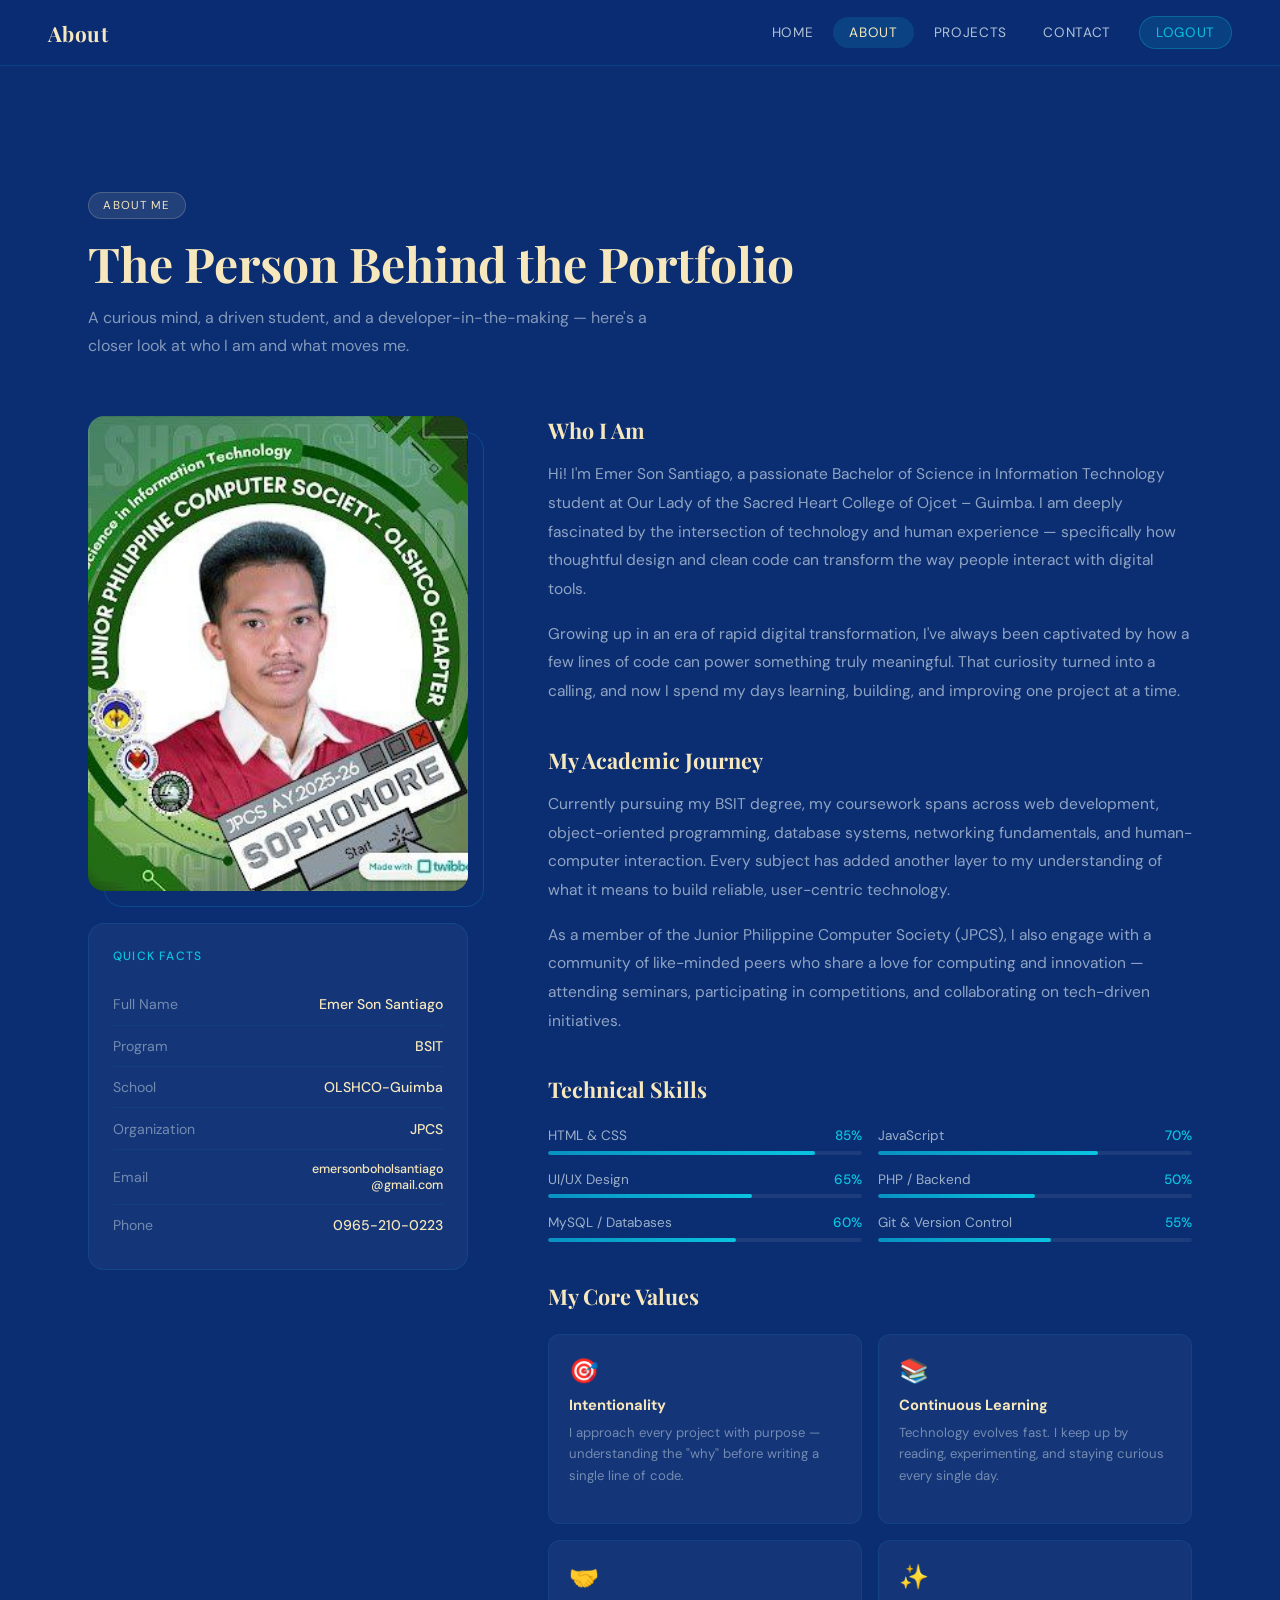
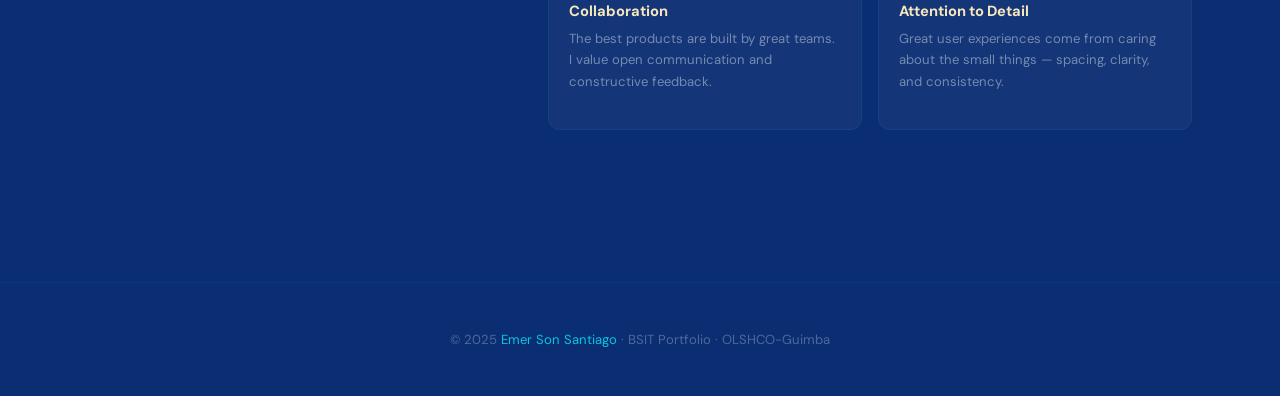
<file: about.html>
<!DOCTYPE html>
<html lang="en">
<head>
  <meta charset="UTF-8">
  <meta name="viewport" content="width=device-width, initial-scale=1.0">
  <title>About | Emer Son Santiago</title>
  <link rel="stylesheet" href="css\style.css">
  <style>
    .about-layout {
      display: grid;
      grid-template-columns: 380px 1fr;
      gap: 5rem;
      align-items: start;
    }
    .about-photo-wrap {
      position: relative;
      margin-bottom: 2rem;
    }
    .about-photo-wrap::before {
      content: '';
      position: absolute;
      top: 16px; left: 16px; right: -16px; bottom: -16px;
      border: 1px solid rgba(10,196,224,0.2);
      border-radius: 18px;
    }
    .about-photo {
      width: 100%;
      aspect-ratio: 4/5;
      object-fit: cover;
      border-radius: 16px;
      display: block;
      position: relative;
      z-index: 1;
    }
    .about-photo-placeholder {
      width: 100%;
      aspect-ratio: 4/5;
      border-radius: 16px;
      background: rgba(9,146,194,0.1);
      border: 1px solid rgba(10,196,224,0.2);
      display: flex;
      flex-direction: column;
      align-items: center;
      justify-content: center;
      gap: 1rem;
      position: relative;
      z-index: 1;
      color: rgba(10,196,224,0.5);
      font-size: 0.85rem;
    }
    .quick-facts {
      background: rgba(255,255,255,0.04);
      border: 1px solid rgba(10,196,224,0.12);
      border-radius: 16px;
      padding: 1.5rem;
    }
    .quick-facts h4 {
      font-size: 0.75rem;
      font-weight: 500;
      letter-spacing: 0.1em;
      text-transform: uppercase;
      color: var(--sky);
      margin-bottom: 1.25rem;
    }
    .fact-row {
      display: flex;
      justify-content: space-between;
      align-items: center;
      padding: 0.7rem 0;
      border-bottom: 1px solid rgba(10,196,224,0.07);
      font-size: 0.88rem;
    }
    .fact-row:last-child { border-bottom: none; }
    .fact-label { color: rgba(232,244,248,0.45); }
    .fact-value { color: var(--cream); font-weight: 500; text-align: right; }

    .bio-block {
      margin-bottom: 2.5rem;
    }
    .bio-block h3 {
      font-family: 'Playfair Display', serif;
      font-size: 1.35rem;
      color: var(--cream);
      margin-bottom: 1rem;
    }
    .bio-block p {
      font-size: 0.97rem;
      line-height: 1.85;
      color: rgba(232,244,248,0.6);
      margin-bottom: 1rem;
    }
    .skills-grid {
      display: grid;
      grid-template-columns: 1fr 1fr;
      gap: 1rem;
      margin-top: 1.5rem;
    }
    .skill-item {
      display: flex;
      flex-direction: column;
      gap: 0.4rem;
    }
    .skill-name {
      display: flex;
      justify-content: space-between;
      font-size: 0.85rem;
      color: rgba(232,244,248,0.65);
    }
    .skill-pct { color: var(--sky); font-weight: 500; }
    .skill-bar {
      height: 4px;
      background: rgba(255,255,255,0.07);
      border-radius: 100px;
      overflow: hidden;
    }
    .skill-fill {
      height: 100%;
      background: linear-gradient(90deg, var(--cobalt), var(--sky));
      border-radius: 100px;
      animation: fillBar 1.2s ease forwards;
      transform-origin: left;
    }
    @keyframes fillBar { from { width: 0 !important; } }

    .values-grid {
      display: grid;
      grid-template-columns: 1fr 1fr;
      gap: 1rem;
      margin-top: 1.5rem;
    }
    .value-card {
      background: rgba(255,255,255,0.04);
      border: 1px solid rgba(10,196,224,0.1);
      border-radius: 12px;
      padding: 1.25rem;
    }
    .value-icon { font-size: 1.5rem; margin-bottom: 0.6rem; }
    .value-card h4 { font-size: 0.92rem; color: var(--cream); margin-bottom: 0.4rem; }
    .value-card p { font-size: 0.82rem; color: rgba(232,244,248,0.45); line-height: 1.65; }

    @media(max-width:900px){
      .about-layout { grid-template-columns: 1fr; gap: 3rem; }
      .about-photo-wrap::before { display: none; }
      .skills-grid, .values-grid { grid-template-columns: 1fr; }
    }
  </style>
</head>
<body>

<nav class="topbar">
  <a href="index.html" class="topbar-logo">About</a>
  <ul class="topbar-nav">
    <li><a href="index.html">Home</a></li>
    <li><a href="about.html" class="active">About</a></li>
    <li><a href="projects.html">Projects</a></li>
    <li><a href="contact.html">Contact</a></li>
    <li><a href="#" onclick="logoutUser()" class="btn-logout">Logout</a></li>
  </ul>
</nav>

<div class="page-wrapper">
  <div class="section">

    <span class="section-tag">About Me</span>
    <h1 class="section-title">The Person Behind the Portfolio</h1>
    <p class="section-sub">
      A curious mind, a driven student, and a developer-in-the-making — here's a closer look at who I am and what moves me.
    </p>

    <div class="about-layout">

      <!-- SIDEBAR -->
      <div class="about-sidebar">
        <div class="about-photo-wrap">
          <img src="images\profile.jpg" alt="Emer Son Santiago" class="about-photo"
               onerror="this.style.display='none'; this.nextElementSibling.style.display='flex'">
          <div class="about-photo-placeholder" style="display:none;">
            <svg width="56" height="56" viewBox="0 0 60 60" fill="none">
              <circle cx="30" cy="22" r="12" stroke="#0AC4E0" stroke-width="1.5"/>
              <path d="M8 52c0-12.15 9.85-22 22-22s22 9.85 22 22" stroke="#0AC4E0" stroke-width="1.5" stroke-linecap="round"/>
            </svg>
            <span>profile.jpg</span>
          </div>
        </div>

        <div class="quick-facts">
          <h4>Quick Facts</h4>
          <div class="fact-row">
            <span class="fact-label">Full Name</span>
            <span class="fact-value">Emer Son Santiago</span>
          </div>
          <div class="fact-row">
            <span class="fact-label">Program</span>
            <span class="fact-value">BSIT</span>
          </div>
          <div class="fact-row">
            <span class="fact-label">School</span>
            <span class="fact-value">OLSHCO-Guimba</span>
          </div>
          <div class="fact-row">
            <span class="fact-label">Organization</span>
            <span class="fact-value">JPCS</span>
          </div>
          <div class="fact-row">
            <span class="fact-label">Email</span>
            <span class="fact-value" style="font-size:0.78rem;">emersonboholsantiago<br>@gmail.com</span>
          </div>
          <div class="fact-row">
            <span class="fact-label">Phone</span>
            <span class="fact-value">0965-210-0223</span>
          </div>
        </div>
      </div>

      <!-- MAIN CONTENT -->
      <div class="about-main">
        <div class="bio-block">
          <h3>Who I Am</h3>
          <p>
            Hi! I'm Emer Son Santiago, a passionate Bachelor of Science in Information Technology student 
            at Our Lady of the Sacred Heart College of Ojcet – Guimba. I am deeply fascinated by the 
            intersection of technology and human experience — specifically how thoughtful design and 
            clean code can transform the way people interact with digital tools.
          </p>
          <p>
            Growing up in an era of rapid digital transformation, I've always been captivated by how 
            a few lines of code can power something truly meaningful. That curiosity turned into a calling, 
            and now I spend my days learning, building, and improving one project at a time.
          </p>
        </div>

        <div class="bio-block">
          <h3>My Academic Journey</h3>
          <p>
            Currently pursuing my BSIT degree, my coursework spans across web development, object-oriented 
            programming, database systems, networking fundamentals, and human-computer interaction. 
            Every subject has added another layer to my understanding of what it means to build 
            reliable, user-centric technology.
          </p>
          <p>
            As a member of the Junior Philippine Computer Society (JPCS), I also engage with a 
            community of like-minded peers who share a love for computing and innovation — attending 
            seminars, participating in competitions, and collaborating on tech-driven initiatives.
          </p>
        </div>

        <div class="bio-block">
          <h3>Technical Skills</h3>
          <div class="skills-grid">
            <div class="skill-item">
              <div class="skill-name"><span>HTML & CSS</span><span class="skill-pct">85%</span></div>
              <div class="skill-bar"><div class="skill-fill" style="width:85%"></div></div>
            </div>
            <div class="skill-item">
              <div class="skill-name"><span>JavaScript</span><span class="skill-pct">70%</span></div>
              <div class="skill-bar"><div class="skill-fill" style="width:70%"></div></div>
            </div>
            <div class="skill-item">
              <div class="skill-name"><span>UI/UX Design</span><span class="skill-pct">65%</span></div>
              <div class="skill-bar"><div class="skill-fill" style="width:65%"></div></div>
            </div>
            <div class="skill-item">
              <div class="skill-name"><span>PHP / Backend</span><span class="skill-pct">50%</span></div>
              <div class="skill-bar"><div class="skill-fill" style="width:50%"></div></div>
            </div>
            <div class="skill-item">
              <div class="skill-name"><span>MySQL / Databases</span><span class="skill-pct">60%</span></div>
              <div class="skill-bar"><div class="skill-fill" style="width:60%"></div></div>
            </div>
            <div class="skill-item">
              <div class="skill-name"><span>Git & Version Control</span><span class="skill-pct">55%</span></div>
              <div class="skill-bar"><div class="skill-fill" style="width:55%"></div></div>
            </div>
          </div>
        </div>

        <div class="bio-block">
          <h3>My Core Values</h3>
          <div class="values-grid">
            <div class="value-card">
              <div class="value-icon">🎯</div>
              <h4>Intentionality</h4>
              <p>I approach every project with purpose — understanding the "why" before writing a single line of code.</p>
            </div>
            <div class="value-card">
              <div class="value-icon">📚</div>
              <h4>Continuous Learning</h4>
              <p>Technology evolves fast. I keep up by reading, experimenting, and staying curious every single day.</p>
            </div>
            <div class="value-card">
              <div class="value-icon">🤝</div>
              <h4>Collaboration</h4>
              <p>The best products are built by great teams. I value open communication and constructive feedback.</p>
            </div>
            <div class="value-card">
              <div class="value-icon">✨</div>
              <h4>Attention to Detail</h4>
              <p>Great user experiences come from caring about the small things — spacing, clarity, and consistency.</p>
            </div>
          </div>
        </div>
      </div>

    </div>
  </div>
</div>

<footer>
  <p>© 2025 <span>Emer Son Santiago</span> · BSIT Portfolio · OLSHCO-Guimba</p>
</footer>

<script src="js\script.js"></script>
</body>
</html>
</file>
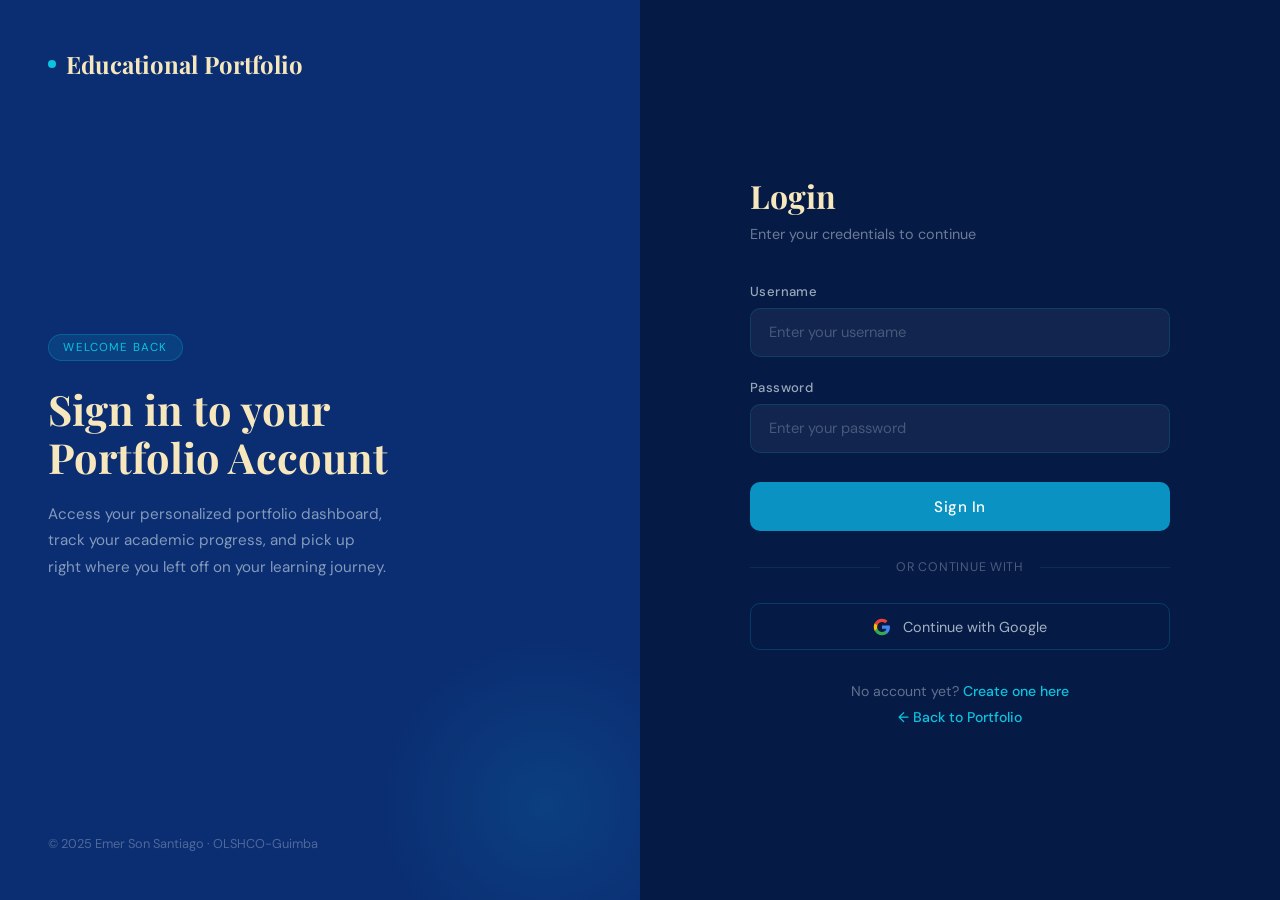
<file: login.html>
<!DOCTYPE html>
<html lang="en">
<head>
  <meta charset="UTF-8">
  <meta name="viewport" content="width=device-width, initial-scale=1.0">
  <title>Login | Emer Son Santiago</title>
  <link rel="stylesheet" href="css\auth.css">
  <script src="https://accounts.google.com/gsi/client" async defer></script>
</head>
<body>

  <!-- LEFT PANEL -->
  <div class="auth-panel-left">
    <a href="index.html" class="auth-brand">
      <span class="auth-brand-dot"></span>
      Educational Portfolio
    </a>

    <div class="auth-headline">
      <span class="auth-headline-tag">Welcome back</span>
      <h2>Sign in to your<br>Portfolio Account</h2>
      <p>
        Access your personalized portfolio dashboard, track your academic progress, 
        and pick up right where you left off on your learning journey.
      </p>
    </div>

    <p class="auth-footer-info">© 2025 Emer Son Santiago · OLSHCO-Guimba</p>
  </div>

  <!-- RIGHT PANEL -->
  <div class="auth-panel-right">
    <div class="auth-form-box">
      <h1>Login</h1>
      <p class="auth-subtitle">Enter your credentials to continue</p>

      <form onsubmit="return loginUser(event)">
        <div class="form-group">
          <label>Username</label>
          <input type="text" id="username" placeholder="Enter your username" required>
        </div>
        <div class="form-group">
          <label>Password</label>
          <input type="password" id="password" placeholder="Enter your password" required>
        </div>
        <button type="submit" class="btn-auth">Sign In</button>
      </form>

      <div class="auth-divider"><span>OR CONTINUE WITH</span></div>

      <!-- Google Sign-In -->
      <div id="g_id_onload"
           data-client_id="YOUR_GOOGLE_CLIENT_ID.apps.googleusercontent.com"
           data-callback="handleCredentialResponse">
      </div>
      <button class="g-sign-in" onclick="googleSignIn()">
        <svg width="18" height="18" viewBox="0 0 24 24">
          <path fill="#4285F4" d="M22.56 12.25c0-.78-.07-1.53-.2-2.25H12v4.26h5.92c-.26 1.37-1.04 2.53-2.21 3.31v2.77h3.57c2.08-1.92 3.28-4.74 3.28-8.09z"/>
          <path fill="#34A853" d="M12 23c2.97 0 5.46-.98 7.28-2.66l-3.57-2.77c-.98.66-2.23 1.06-3.71 1.06-2.86 0-5.29-1.93-6.16-4.53H2.18v2.84C3.99 20.53 7.7 23 12 23z"/>
          <path fill="#FBBC05" d="M5.84 14.09c-.22-.66-.35-1.36-.35-2.09s.13-1.43.35-2.09V7.07H2.18C1.43 8.55 1 10.22 1 12s.43 3.45 1.18 4.93l2.85-2.22.81-.62z"/>
          <path fill="#EA4335" d="M12 5.38c1.62 0 3.06.56 4.21 1.64l3.15-3.15C17.45 2.09 14.97 1 12 1 7.7 1 3.99 3.47 2.18 7.07l3.66 2.84c.87-2.6 3.3-4.53 6.16-4.53z"/>
        </svg>
        Continue with Google
      </button>

      <p class="auth-switch">No account yet? <a href="register.html">Create one here</a></p>
      <p class="auth-switch" style="margin-top:0.5rem;"><a href="index.html">← Back to Portfolio</a></p>
    </div>
  </div>

  <script src="js\script.js"></script>
</body>
</html>
</file>
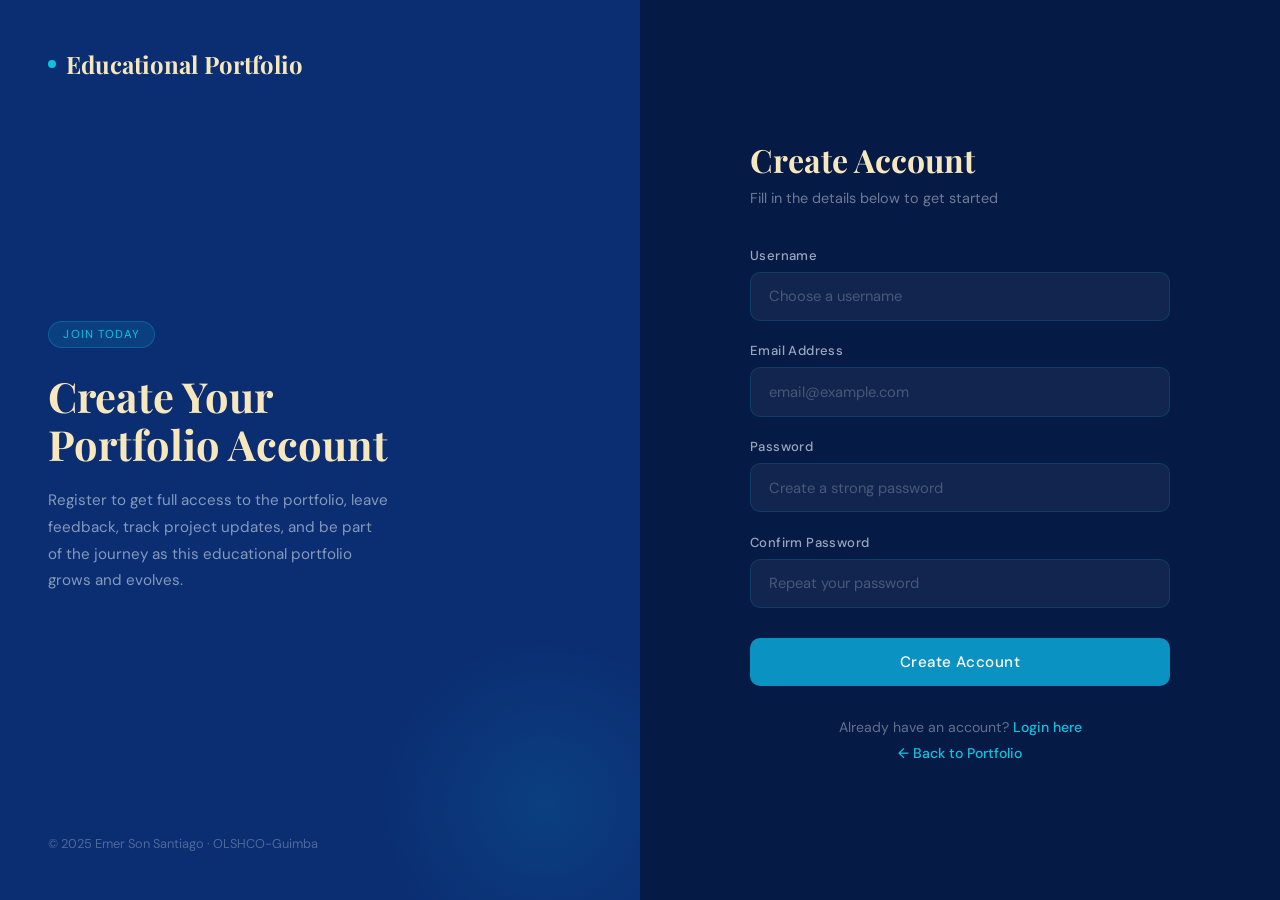
<file: register.html>
<!DOCTYPE html>
<html lang="en">
<head>
  <meta charset="UTF-8">
  <meta name="viewport" content="width=device-width, initial-scale=1.0">
  <title>Register | Emer Son Santiago</title>
  <link rel="stylesheet" href="css\auth.css">
</head>
<body>

  <!-- LEFT PANEL -->
  <div class="auth-panel-left">
    <a href="index.html" class="auth-brand">
      <span class="auth-brand-dot"></span>
      Educational Portfolio
    </a>

    <div class="auth-headline">
      <span class="auth-headline-tag">Join Today</span>
      <h2>Create Your<br>Portfolio Account</h2>
      <p>
        Register to get full access to the portfolio, leave feedback, track project updates, 
        and be part of the journey as this educational portfolio grows and evolves.
      </p>
    </div>

    <p class="auth-footer-info">© 2025 Emer Son Santiago · OLSHCO-Guimba</p>
  </div>

  <!-- RIGHT PANEL -->
  <div class="auth-panel-right">
    <div class="auth-form-box">
      <h1>Create Account</h1>
      <p class="auth-subtitle">Fill in the details below to get started</p>

      <form onsubmit="return registerUser(event)">
        <div class="form-group">
          <label>Username</label>
          <input type="text" id="username" placeholder="Choose a username" required>
        </div>
        <div class="form-group">
          <label>Email Address</label>
          <input type="email" id="email" placeholder="email@example.com" required>
        </div>
        <div class="form-group">
          <label>Password</label>
          <input type="password" id="password" placeholder="Create a strong password" required>
        </div>
        <div class="form-group">
          <label>Confirm Password</label>
          <input type="password" id="confirmPassword" placeholder="Repeat your password" required>
        </div>
        <button type="submit" class="btn-auth">Create Account</button>
      </form>

      <p class="auth-switch" style="margin-top:2rem;">Already have an account? <a href="login.html">Login here</a></p>
      <p class="auth-switch" style="margin-top:0.5rem;"><a href="index.html">← Back to Portfolio</a></p>
    </div>
  </div>

  <script src="js\script.js"></script>
</body>
</html>
</file>
